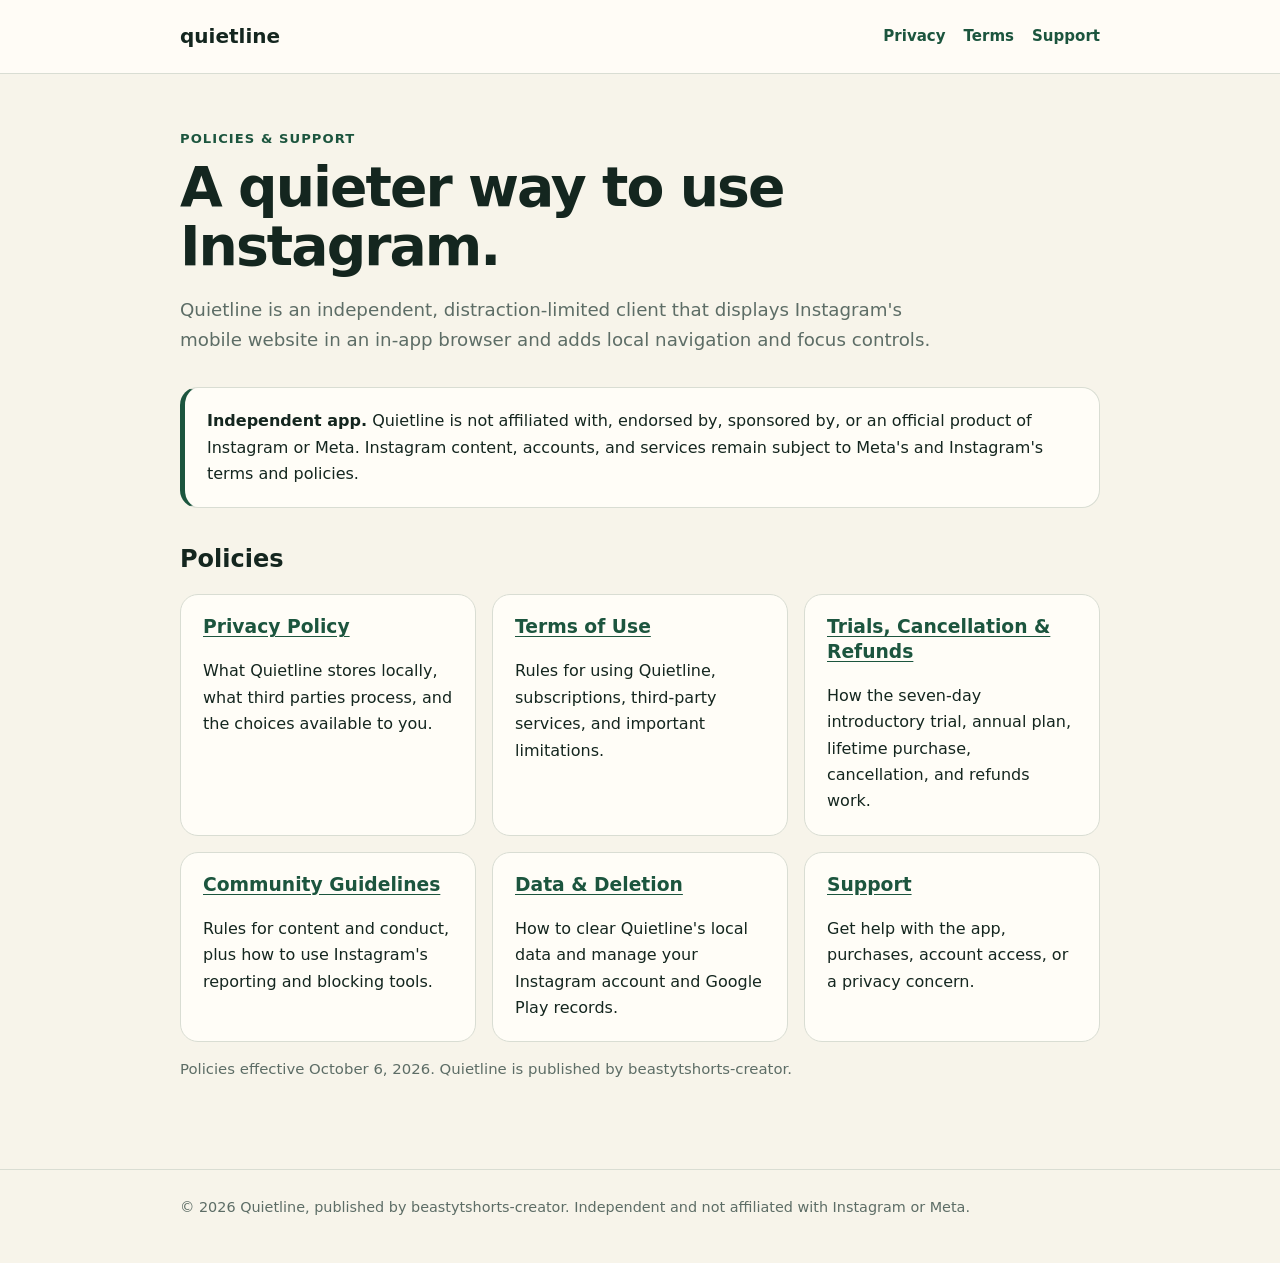
<file: index.html>
<!doctype html>
<html lang="en">
<head>
  <meta charset="utf-8">
  <meta name="viewport" content="width=device-width, initial-scale=1">
  <meta name="description" content="Official policies and support information for Quietline.">
  <title>Quietline — Policies and Support</title>
  <link rel="stylesheet" href="styles.css">
</head>
<body>
  <header><div class="wrap topbar"><a class="brand" href="index.html">quietline</a><nav aria-label="Legal"><a href="privacy.html">Privacy</a><a href="terms.html">Terms</a><a href="support.html">Support</a></nav></div></header>
  <main class="wrap">
    <section class="hero">
      <div class="eyebrow">Policies &amp; support</div>
      <h1>A quieter way to use Instagram.</h1>
      <p class="lead">Quietline is an independent, distraction-limited client that displays Instagram's mobile website in an in-app browser and adds local navigation and focus controls.</p>
    </section>
    <div class="notice"><strong>Independent app.</strong> Quietline is not affiliated with, endorsed by, sponsored by, or an official product of Instagram or Meta. Instagram content, accounts, and services remain subject to Meta's and Instagram's terms and policies.</div>
    <h2>Policies</h2>
    <div class="grid">
      <section class="card"><h3><a href="privacy.html">Privacy Policy</a></h3><p>What Quietline stores locally, what third parties process, and the choices available to you.</p></section>
      <section class="card"><h3><a href="terms.html">Terms of Use</a></h3><p>Rules for using Quietline, subscriptions, third-party services, and important limitations.</p></section>
      <section class="card"><h3><a href="refund.html">Trials, Cancellation &amp; Refunds</a></h3><p>How the seven-day introductory trial, annual plan, lifetime purchase, cancellation, and refunds work.</p></section>
      <section class="card"><h3><a href="community-guidelines.html">Community Guidelines</a></h3><p>Rules for content and conduct, plus how to use Instagram's reporting and blocking tools.</p></section>
      <section class="card"><h3><a href="data-deletion.html">Data &amp; Deletion</a></h3><p>How to clear Quietline's local data and manage your Instagram account and Google Play records.</p></section>
      <section class="card"><h3><a href="support.html">Support</a></h3><p>Get help with the app, purchases, account access, or a privacy concern.</p></section>
    </div>
    <p class="meta">Policies effective October 6, 2026. Quietline is published by beastytshorts-creator.</p>
  </main>
  <footer><div class="wrap">© 2026 Quietline, published by beastytshorts-creator. Independent and not affiliated with Instagram or Meta.</div></footer>
</body>
</html>
</file>
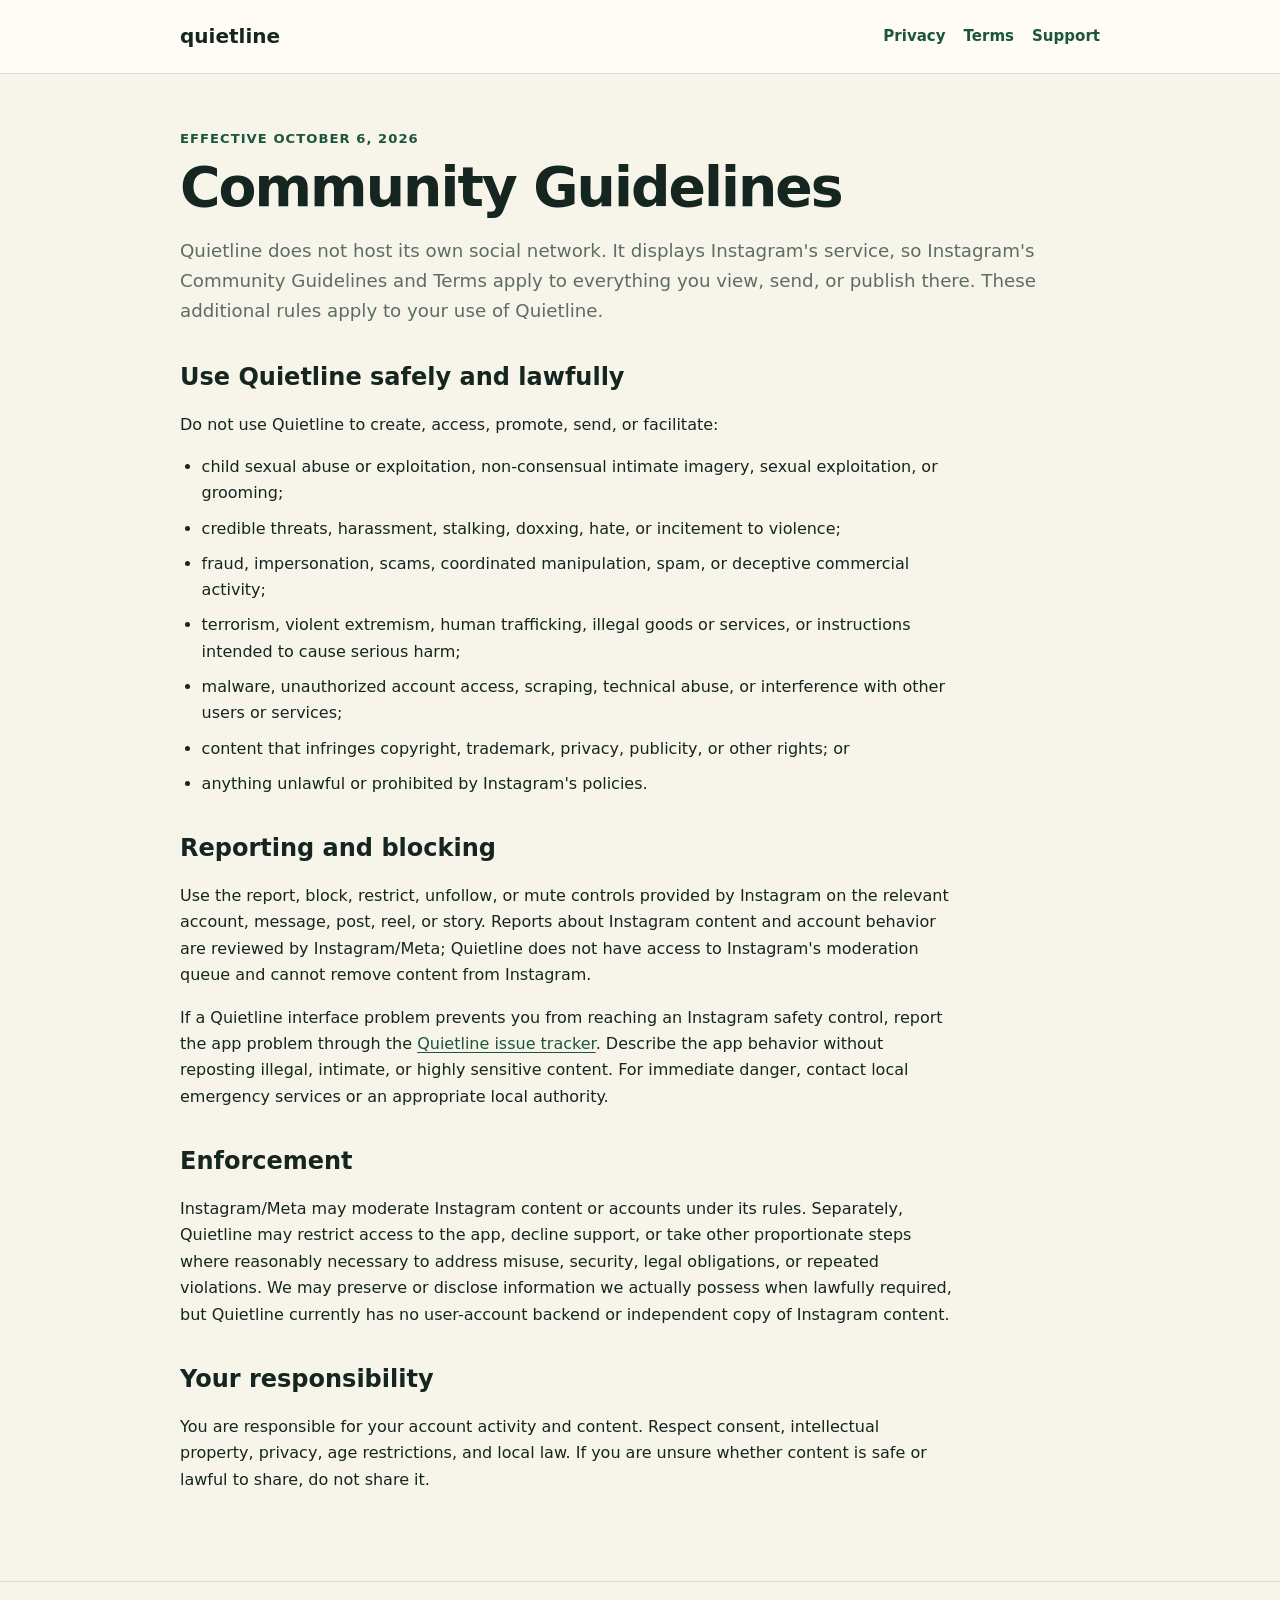
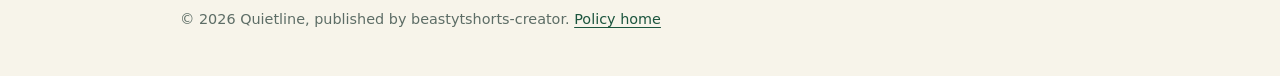
<file: community-guidelines.html>
<!doctype html>
<html lang="en">
<head>
  <meta charset="utf-8"><meta name="viewport" content="width=device-width, initial-scale=1">
  <meta name="description" content="Quietline Community Guidelines."><title>Community Guidelines — Quietline</title><link rel="stylesheet" href="styles.css">
</head>
<body>
  <header><div class="wrap topbar"><a class="brand" href="index.html">quietline</a><nav aria-label="Legal"><a href="privacy.html">Privacy</a><a href="terms.html">Terms</a><a href="support.html">Support</a></nav></div></header>
  <main class="wrap">
    <div class="eyebrow">Effective October 6, 2026</div><h1>Community Guidelines</h1>
    <p class="lead">Quietline does not host its own social network. It displays Instagram's service, so Instagram's Community Guidelines and Terms apply to everything you view, send, or publish there. These additional rules apply to your use of Quietline.</p>

    <h2>Use Quietline safely and lawfully</h2>
    <p>Do not use Quietline to create, access, promote, send, or facilitate:</p>
    <ul>
      <li>child sexual abuse or exploitation, non-consensual intimate imagery, sexual exploitation, or grooming;</li>
      <li>credible threats, harassment, stalking, doxxing, hate, or incitement to violence;</li>
      <li>fraud, impersonation, scams, coordinated manipulation, spam, or deceptive commercial activity;</li>
      <li>terrorism, violent extremism, human trafficking, illegal goods or services, or instructions intended to cause serious harm;</li>
      <li>malware, unauthorized account access, scraping, technical abuse, or interference with other users or services;</li>
      <li>content that infringes copyright, trademark, privacy, publicity, or other rights; or</li>
      <li>anything unlawful or prohibited by Instagram's policies.</li>
    </ul>

    <h2>Reporting and blocking</h2>
    <p>Use the report, block, restrict, unfollow, or mute controls provided by Instagram on the relevant account, message, post, reel, or story. Reports about Instagram content and account behavior are reviewed by Instagram/Meta; Quietline does not have access to Instagram's moderation queue and cannot remove content from Instagram.</p>
    <p>If a Quietline interface problem prevents you from reaching an Instagram safety control, report the app problem through the <a href="https://github.com/beastytshorts-creator/quietline-legal/issues" rel="noopener noreferrer">Quietline issue tracker</a>. Describe the app behavior without reposting illegal, intimate, or highly sensitive content. For immediate danger, contact local emergency services or an appropriate local authority.</p>

    <h2>Enforcement</h2>
    <p>Instagram/Meta may moderate Instagram content or accounts under its rules. Separately, Quietline may restrict access to the app, decline support, or take other proportionate steps where reasonably necessary to address misuse, security, legal obligations, or repeated violations. We may preserve or disclose information we actually possess when lawfully required, but Quietline currently has no user-account backend or independent copy of Instagram content.</p>

    <h2>Your responsibility</h2>
    <p>You are responsible for your account activity and content. Respect consent, intellectual property, privacy, age restrictions, and local law. If you are unsure whether content is safe or lawful to share, do not share it.</p>
  </main>
  <footer><div class="wrap">© 2026 Quietline, published by beastytshorts-creator. <a href="index.html">Policy home</a></div></footer>
</body>
</html>
</file>
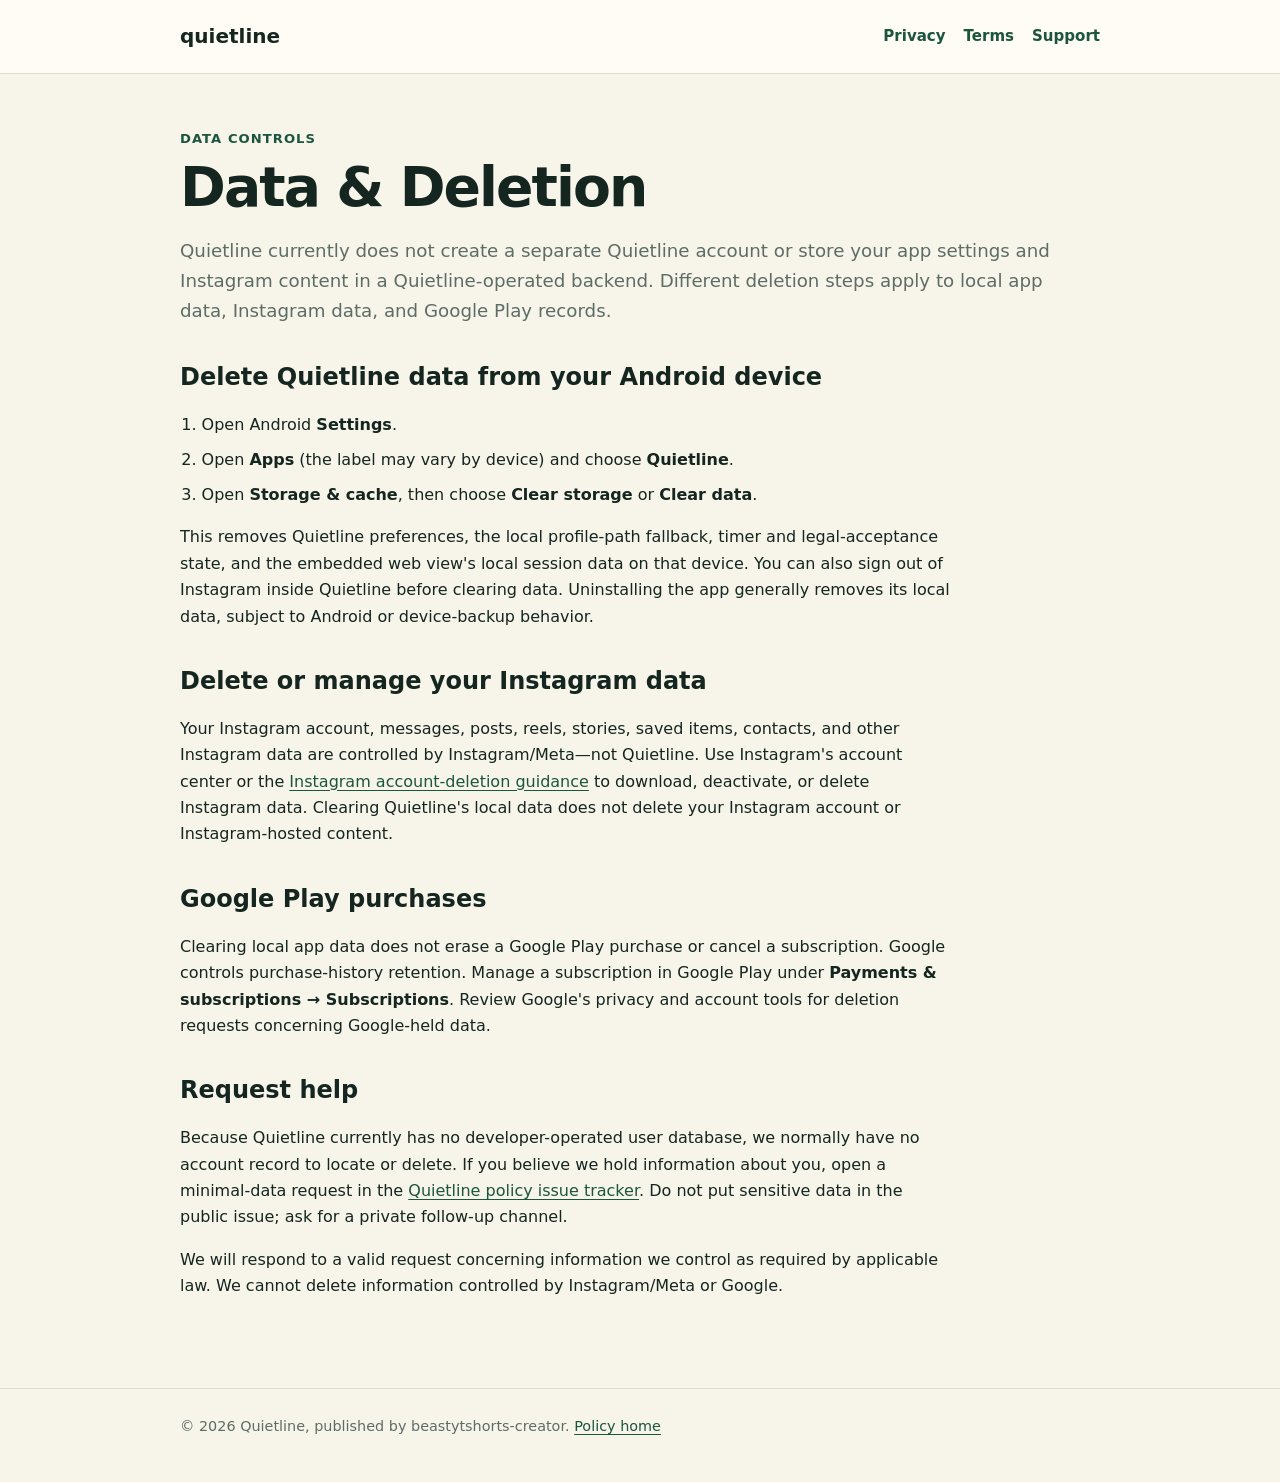
<file: data-deletion.html>
<!doctype html>
<html lang="en">
<head>
  <meta charset="utf-8"><meta name="viewport" content="width=device-width, initial-scale=1">
  <meta name="description" content="How to delete data associated with Quietline."><title>Data &amp; Deletion — Quietline</title><link rel="stylesheet" href="styles.css">
</head>
<body>
  <header><div class="wrap topbar"><a class="brand" href="index.html">quietline</a><nav aria-label="Legal"><a href="privacy.html">Privacy</a><a href="terms.html">Terms</a><a href="support.html">Support</a></nav></div></header>
  <main class="wrap">
    <div class="eyebrow">Data controls</div><h1>Data &amp; Deletion</h1>
    <p class="lead">Quietline currently does not create a separate Quietline account or store your app settings and Instagram content in a Quietline-operated backend. Different deletion steps apply to local app data, Instagram data, and Google Play records.</p>

    <h2>Delete Quietline data from your Android device</h2>
    <ol>
      <li>Open Android <strong>Settings</strong>.</li>
      <li>Open <strong>Apps</strong> (the label may vary by device) and choose <strong>Quietline</strong>.</li>
      <li>Open <strong>Storage &amp; cache</strong>, then choose <strong>Clear storage</strong> or <strong>Clear data</strong>.</li>
    </ol>
    <p>This removes Quietline preferences, the local profile-path fallback, timer and legal-acceptance state, and the embedded web view's local session data on that device. You can also sign out of Instagram inside Quietline before clearing data. Uninstalling the app generally removes its local data, subject to Android or device-backup behavior.</p>

    <h2>Delete or manage your Instagram data</h2>
    <p>Your Instagram account, messages, posts, reels, stories, saved items, contacts, and other Instagram data are controlled by Instagram/Meta—not Quietline. Use Instagram's account center or the <a href="https://help.instagram.com/370452623149242" rel="noopener noreferrer">Instagram account-deletion guidance</a> to download, deactivate, or delete Instagram data. Clearing Quietline's local data does not delete your Instagram account or Instagram-hosted content.</p>

    <h2>Google Play purchases</h2>
    <p>Clearing local app data does not erase a Google Play purchase or cancel a subscription. Google controls purchase-history retention. Manage a subscription in Google Play under <strong>Payments &amp; subscriptions → Subscriptions</strong>. Review Google's privacy and account tools for deletion requests concerning Google-held data.</p>

    <h2>Request help</h2>
    <p>Because Quietline currently has no developer-operated user database, we normally have no account record to locate or delete. If you believe we hold information about you, open a minimal-data request in the <a href="https://github.com/beastytshorts-creator/quietline-legal/issues" rel="noopener noreferrer">Quietline policy issue tracker</a>. Do not put sensitive data in the public issue; ask for a private follow-up channel.</p>
    <p>We will respond to a valid request concerning information we control as required by applicable law. We cannot delete information controlled by Instagram/Meta or Google.</p>
  </main>
  <footer><div class="wrap">© 2026 Quietline, published by beastytshorts-creator. <a href="index.html">Policy home</a></div></footer>
</body>
</html>
</file>
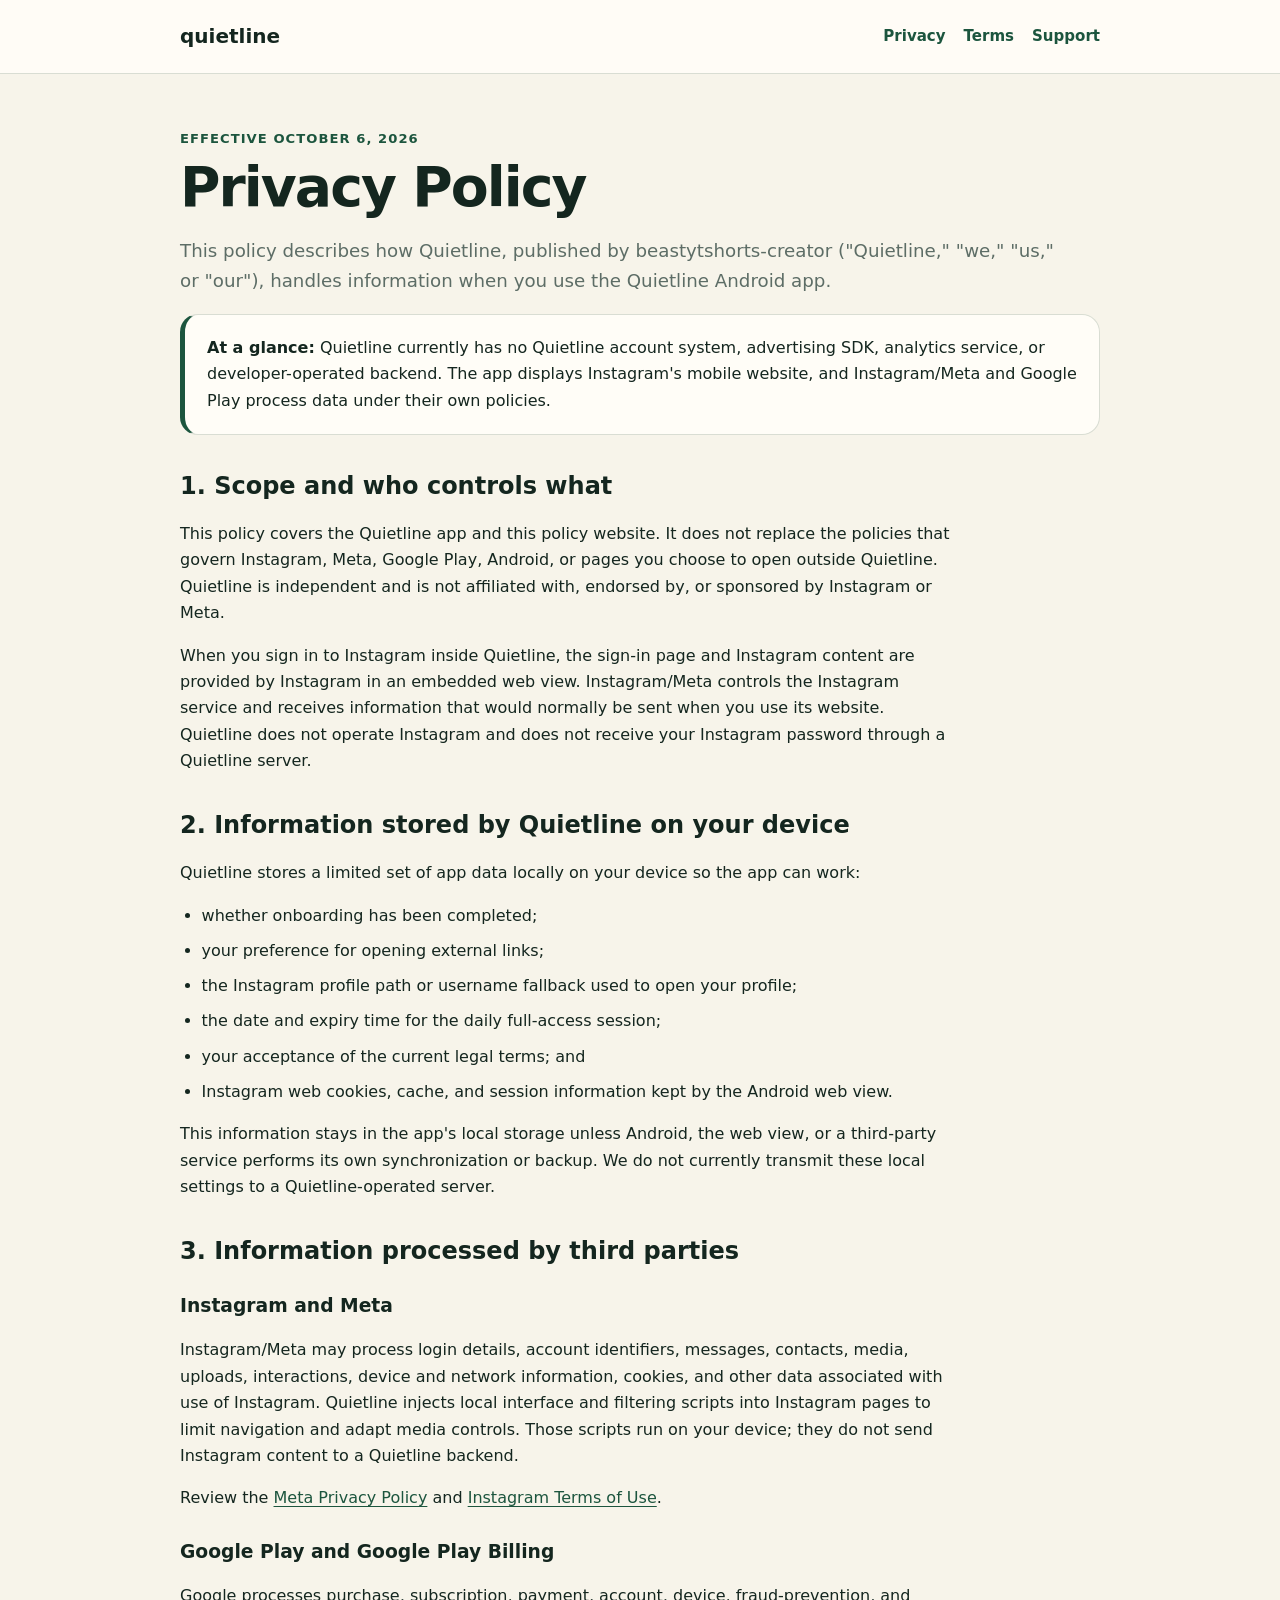
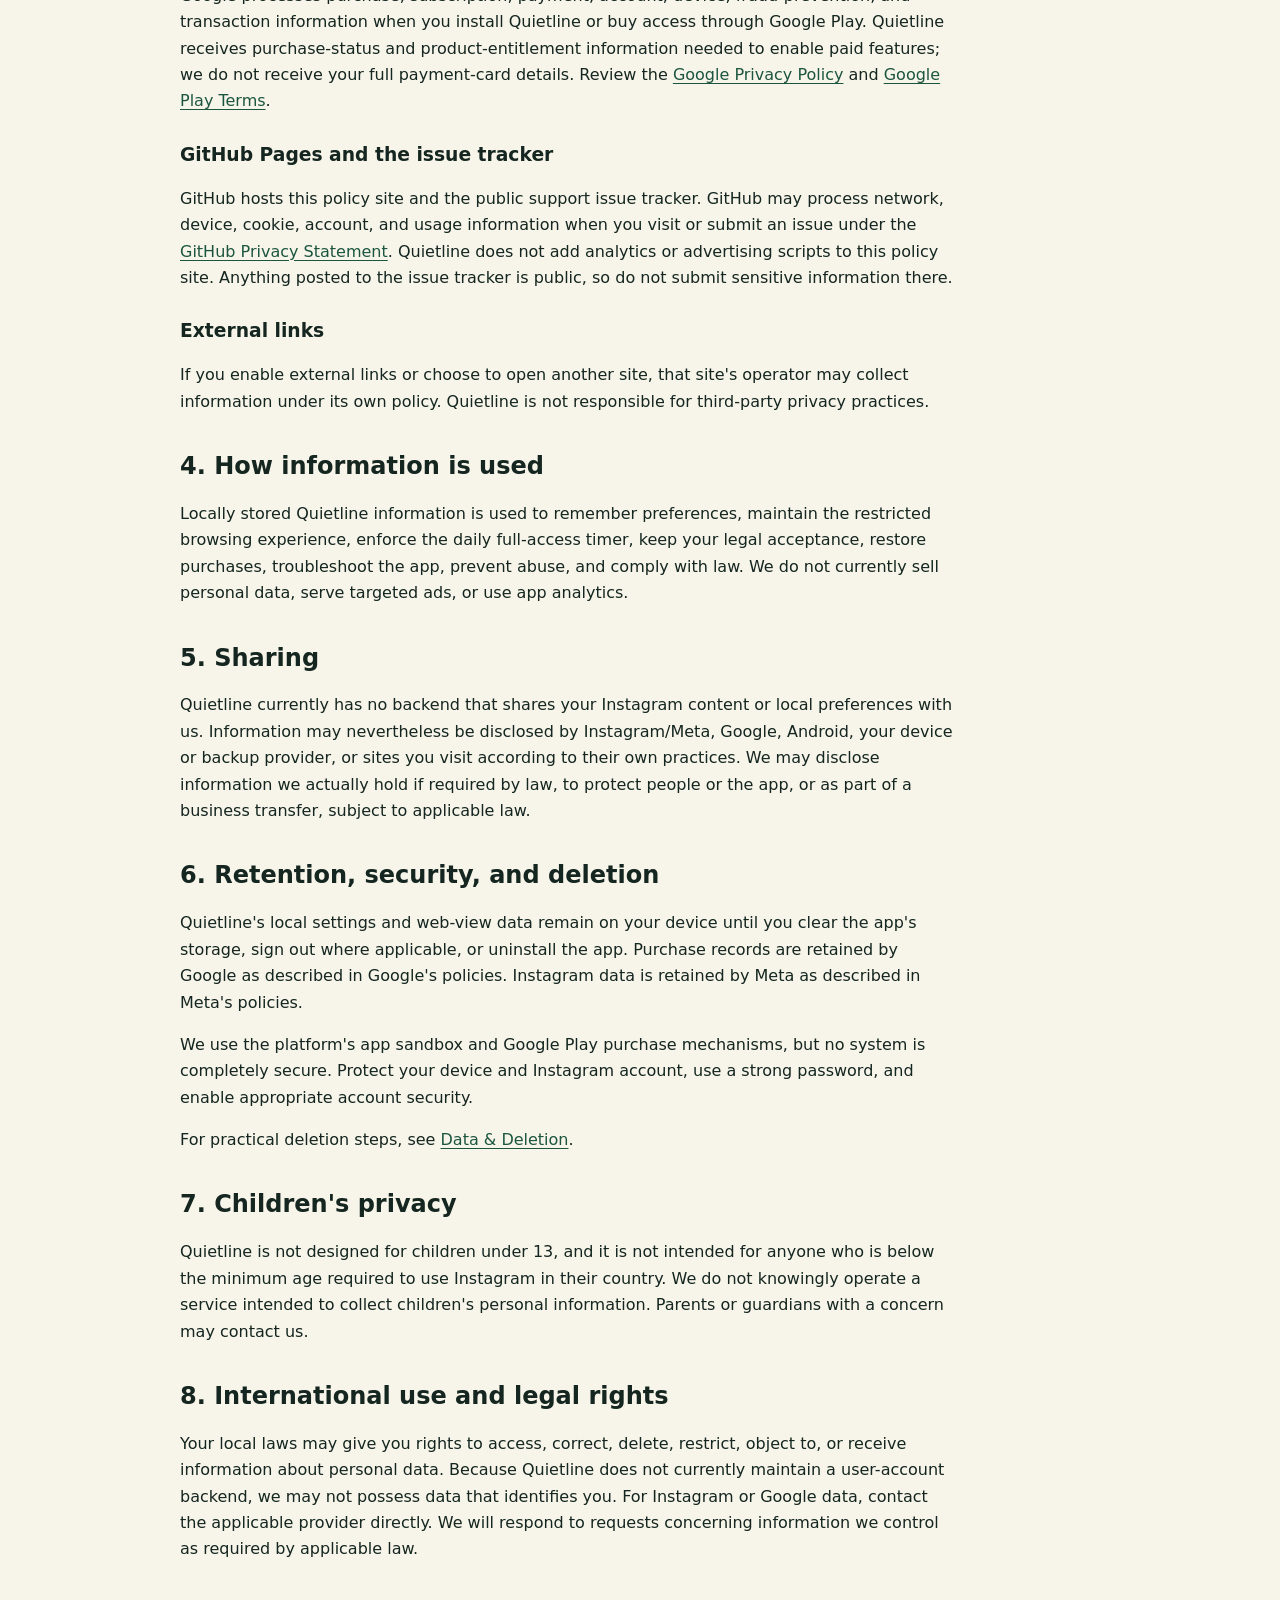
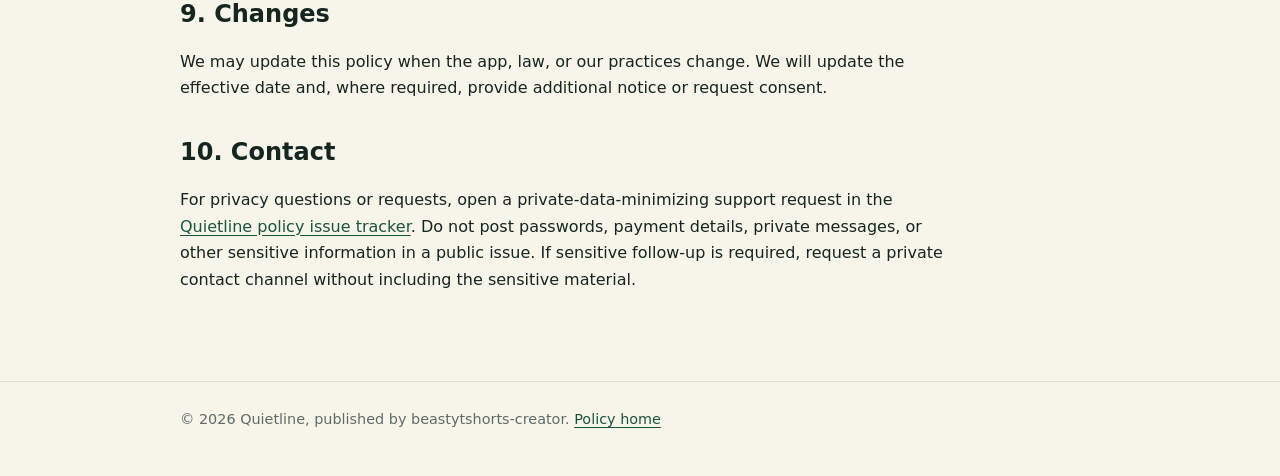
<file: privacy.html>
<!doctype html>
<html lang="en">
<head>
  <meta charset="utf-8">
  <meta name="viewport" content="width=device-width, initial-scale=1">
  <meta name="description" content="Quietline Privacy Policy.">
  <title>Privacy Policy — Quietline</title>
  <link rel="stylesheet" href="styles.css">
</head>
<body>
  <header><div class="wrap topbar"><a class="brand" href="index.html">quietline</a><nav aria-label="Legal"><a href="privacy.html">Privacy</a><a href="terms.html">Terms</a><a href="support.html">Support</a></nav></div></header>
  <main class="wrap">
    <div class="eyebrow">Effective October 6, 2026</div>
    <h1>Privacy Policy</h1>
    <p class="lead">This policy describes how Quietline, published by beastytshorts-creator ("Quietline," "we," "us," or "our"), handles information when you use the Quietline Android app.</p>

    <div class="notice"><strong>At a glance:</strong> Quietline currently has no Quietline account system, advertising SDK, analytics service, or developer-operated backend. The app displays Instagram's mobile website, and Instagram/Meta and Google Play process data under their own policies.</div>

    <h2>1. Scope and who controls what</h2>
    <p>This policy covers the Quietline app and this policy website. It does not replace the policies that govern Instagram, Meta, Google Play, Android, or pages you choose to open outside Quietline. Quietline is independent and is not affiliated with, endorsed by, or sponsored by Instagram or Meta.</p>
    <p>When you sign in to Instagram inside Quietline, the sign-in page and Instagram content are provided by Instagram in an embedded web view. Instagram/Meta controls the Instagram service and receives information that would normally be sent when you use its website. Quietline does not operate Instagram and does not receive your Instagram password through a Quietline server.</p>

    <h2>2. Information stored by Quietline on your device</h2>
    <p>Quietline stores a limited set of app data locally on your device so the app can work:</p>
    <ul>
      <li>whether onboarding has been completed;</li>
      <li>your preference for opening external links;</li>
      <li>the Instagram profile path or username fallback used to open your profile;</li>
      <li>the date and expiry time for the daily full-access session;</li>
      <li>your acceptance of the current legal terms; and</li>
      <li>Instagram web cookies, cache, and session information kept by the Android web view.</li>
    </ul>
    <p>This information stays in the app's local storage unless Android, the web view, or a third-party service performs its own synchronization or backup. We do not currently transmit these local settings to a Quietline-operated server.</p>

    <h2>3. Information processed by third parties</h2>
    <h3>Instagram and Meta</h3>
    <p>Instagram/Meta may process login details, account identifiers, messages, contacts, media, uploads, interactions, device and network information, cookies, and other data associated with use of Instagram. Quietline injects local interface and filtering scripts into Instagram pages to limit navigation and adapt media controls. Those scripts run on your device; they do not send Instagram content to a Quietline backend.</p>
    <p>Review the <a href="https://privacycenter.instagram.com/policy/" rel="noopener noreferrer">Meta Privacy Policy</a> and <a href="https://help.instagram.com/581066165581870" rel="noopener noreferrer">Instagram Terms of Use</a>.</p>
    <h3>Google Play and Google Play Billing</h3>
    <p>Google processes purchase, subscription, payment, account, device, fraud-prevention, and transaction information when you install Quietline or buy access through Google Play. Quietline receives purchase-status and product-entitlement information needed to enable paid features; we do not receive your full payment-card details. Review the <a href="https://policies.google.com/privacy" rel="noopener noreferrer">Google Privacy Policy</a> and <a href="https://play.google.com/about/play-terms/" rel="noopener noreferrer">Google Play Terms</a>.</p>
    <h3>GitHub Pages and the issue tracker</h3>
    <p>GitHub hosts this policy site and the public support issue tracker. GitHub may process network, device, cookie, account, and usage information when you visit or submit an issue under the <a href="https://docs.github.com/en/site-policy/privacy-policies/github-general-privacy-statement" rel="noopener noreferrer">GitHub Privacy Statement</a>. Quietline does not add analytics or advertising scripts to this policy site. Anything posted to the issue tracker is public, so do not submit sensitive information there.</p>
    <h3>External links</h3>
    <p>If you enable external links or choose to open another site, that site's operator may collect information under its own policy. Quietline is not responsible for third-party privacy practices.</p>

    <h2>4. How information is used</h2>
    <p>Locally stored Quietline information is used to remember preferences, maintain the restricted browsing experience, enforce the daily full-access timer, keep your legal acceptance, restore purchases, troubleshoot the app, prevent abuse, and comply with law. We do not currently sell personal data, serve targeted ads, or use app analytics.</p>

    <h2>5. Sharing</h2>
    <p>Quietline currently has no backend that shares your Instagram content or local preferences with us. Information may nevertheless be disclosed by Instagram/Meta, Google, Android, your device or backup provider, or sites you visit according to their own practices. We may disclose information we actually hold if required by law, to protect people or the app, or as part of a business transfer, subject to applicable law.</p>

    <h2>6. Retention, security, and deletion</h2>
    <p>Quietline's local settings and web-view data remain on your device until you clear the app's storage, sign out where applicable, or uninstall the app. Purchase records are retained by Google as described in Google's policies. Instagram data is retained by Meta as described in Meta's policies.</p>
    <p>We use the platform's app sandbox and Google Play purchase mechanisms, but no system is completely secure. Protect your device and Instagram account, use a strong password, and enable appropriate account security.</p>
    <p>For practical deletion steps, see <a href="data-deletion.html">Data &amp; Deletion</a>.</p>

    <h2>7. Children's privacy</h2>
    <p>Quietline is not designed for children under 13, and it is not intended for anyone who is below the minimum age required to use Instagram in their country. We do not knowingly operate a service intended to collect children's personal information. Parents or guardians with a concern may contact us.</p>

    <h2>8. International use and legal rights</h2>
    <p>Your local laws may give you rights to access, correct, delete, restrict, object to, or receive information about personal data. Because Quietline does not currently maintain a user-account backend, we may not possess data that identifies you. For Instagram or Google data, contact the applicable provider directly. We will respond to requests concerning information we control as required by applicable law.</p>

    <h2>9. Changes</h2>
    <p>We may update this policy when the app, law, or our practices change. We will update the effective date and, where required, provide additional notice or request consent.</p>

    <h2>10. Contact</h2>
    <p>For privacy questions or requests, open a private-data-minimizing support request in the <a href="https://github.com/beastytshorts-creator/quietline-legal/issues" rel="noopener noreferrer">Quietline policy issue tracker</a>. Do not post passwords, payment details, private messages, or other sensitive information in a public issue. If sensitive follow-up is required, request a private contact channel without including the sensitive material.</p>
  </main>
  <footer><div class="wrap">© 2026 Quietline, published by beastytshorts-creator. <a href="index.html">Policy home</a></div></footer>
</body>
</html>
</file>
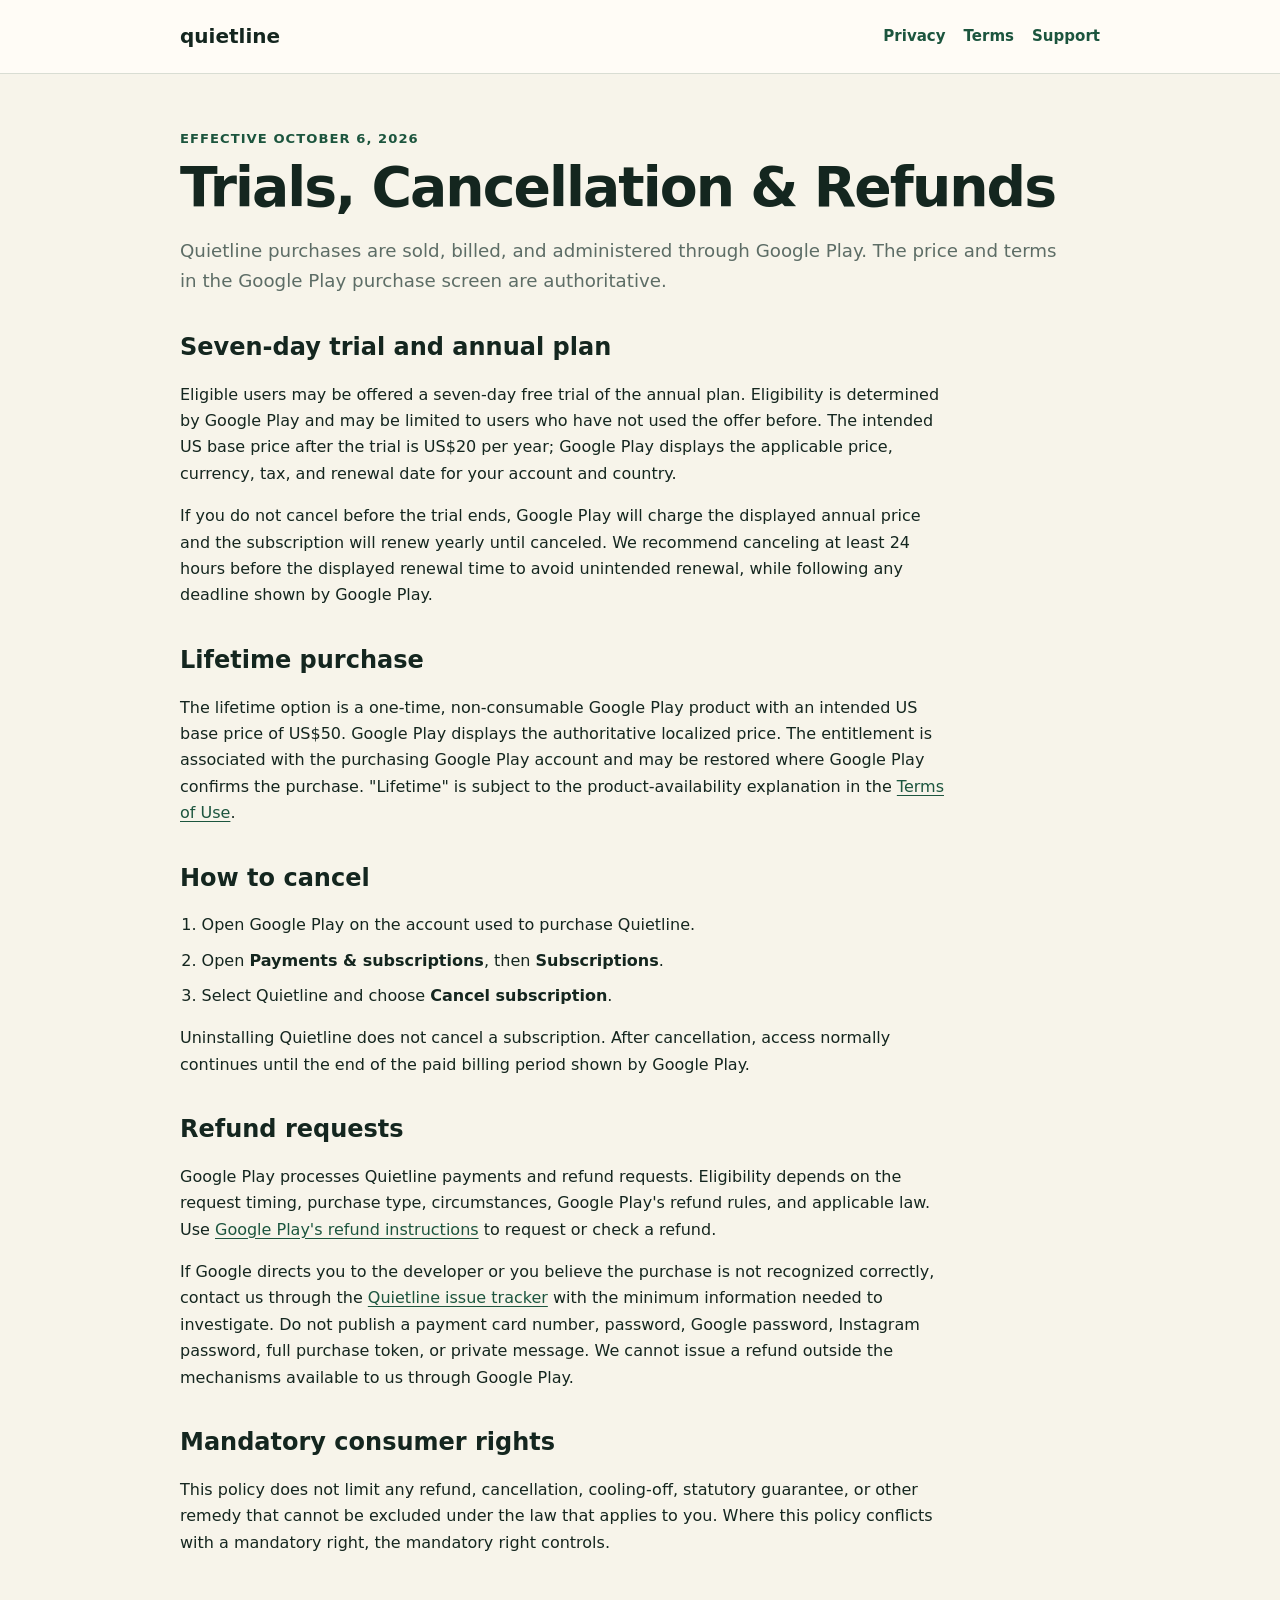
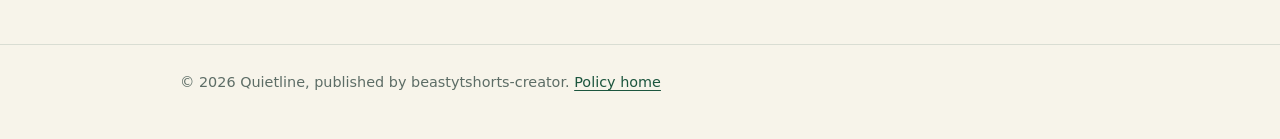
<file: refund.html>
<!doctype html>
<html lang="en">
<head>
  <meta charset="utf-8"><meta name="viewport" content="width=device-width, initial-scale=1">
  <meta name="description" content="Quietline trial, cancellation, and refund policy."><title>Trials, Cancellation &amp; Refunds — Quietline</title><link rel="stylesheet" href="styles.css">
</head>
<body>
  <header><div class="wrap topbar"><a class="brand" href="index.html">quietline</a><nav aria-label="Legal"><a href="privacy.html">Privacy</a><a href="terms.html">Terms</a><a href="support.html">Support</a></nav></div></header>
  <main class="wrap">
    <div class="eyebrow">Effective October 6, 2026</div><h1>Trials, Cancellation &amp; Refunds</h1>
    <p class="lead">Quietline purchases are sold, billed, and administered through Google Play. The price and terms in the Google Play purchase screen are authoritative.</p>

    <h2>Seven-day trial and annual plan</h2>
    <p>Eligible users may be offered a seven-day free trial of the annual plan. Eligibility is determined by Google Play and may be limited to users who have not used the offer before. The intended US base price after the trial is US$20 per year; Google Play displays the applicable price, currency, tax, and renewal date for your account and country.</p>
    <p>If you do not cancel before the trial ends, Google Play will charge the displayed annual price and the subscription will renew yearly until canceled. We recommend canceling at least 24 hours before the displayed renewal time to avoid unintended renewal, while following any deadline shown by Google Play.</p>

    <h2>Lifetime purchase</h2>
    <p>The lifetime option is a one-time, non-consumable Google Play product with an intended US base price of US$50. Google Play displays the authoritative localized price. The entitlement is associated with the purchasing Google Play account and may be restored where Google Play confirms the purchase. "Lifetime" is subject to the product-availability explanation in the <a href="terms.html">Terms of Use</a>.</p>

    <h2>How to cancel</h2>
    <ol>
      <li>Open Google Play on the account used to purchase Quietline.</li>
      <li>Open <strong>Payments &amp; subscriptions</strong>, then <strong>Subscriptions</strong>.</li>
      <li>Select Quietline and choose <strong>Cancel subscription</strong>.</li>
    </ol>
    <p>Uninstalling Quietline does not cancel a subscription. After cancellation, access normally continues until the end of the paid billing period shown by Google Play.</p>

    <h2>Refund requests</h2>
    <p>Google Play processes Quietline payments and refund requests. Eligibility depends on the request timing, purchase type, circumstances, Google Play's refund rules, and applicable law. Use <a href="https://support.google.com/googleplay/answer/2479637" rel="noopener noreferrer">Google Play's refund instructions</a> to request or check a refund.</p>
    <p>If Google directs you to the developer or you believe the purchase is not recognized correctly, contact us through the <a href="https://github.com/beastytshorts-creator/quietline-legal/issues" rel="noopener noreferrer">Quietline issue tracker</a> with the minimum information needed to investigate. Do not publish a payment card number, password, Google password, Instagram password, full purchase token, or private message. We cannot issue a refund outside the mechanisms available to us through Google Play.</p>

    <h2>Mandatory consumer rights</h2>
    <p>This policy does not limit any refund, cancellation, cooling-off, statutory guarantee, or other remedy that cannot be excluded under the law that applies to you. Where this policy conflicts with a mandatory right, the mandatory right controls.</p>
  </main>
  <footer><div class="wrap">© 2026 Quietline, published by beastytshorts-creator. <a href="index.html">Policy home</a></div></footer>
</body>
</html>
</file>
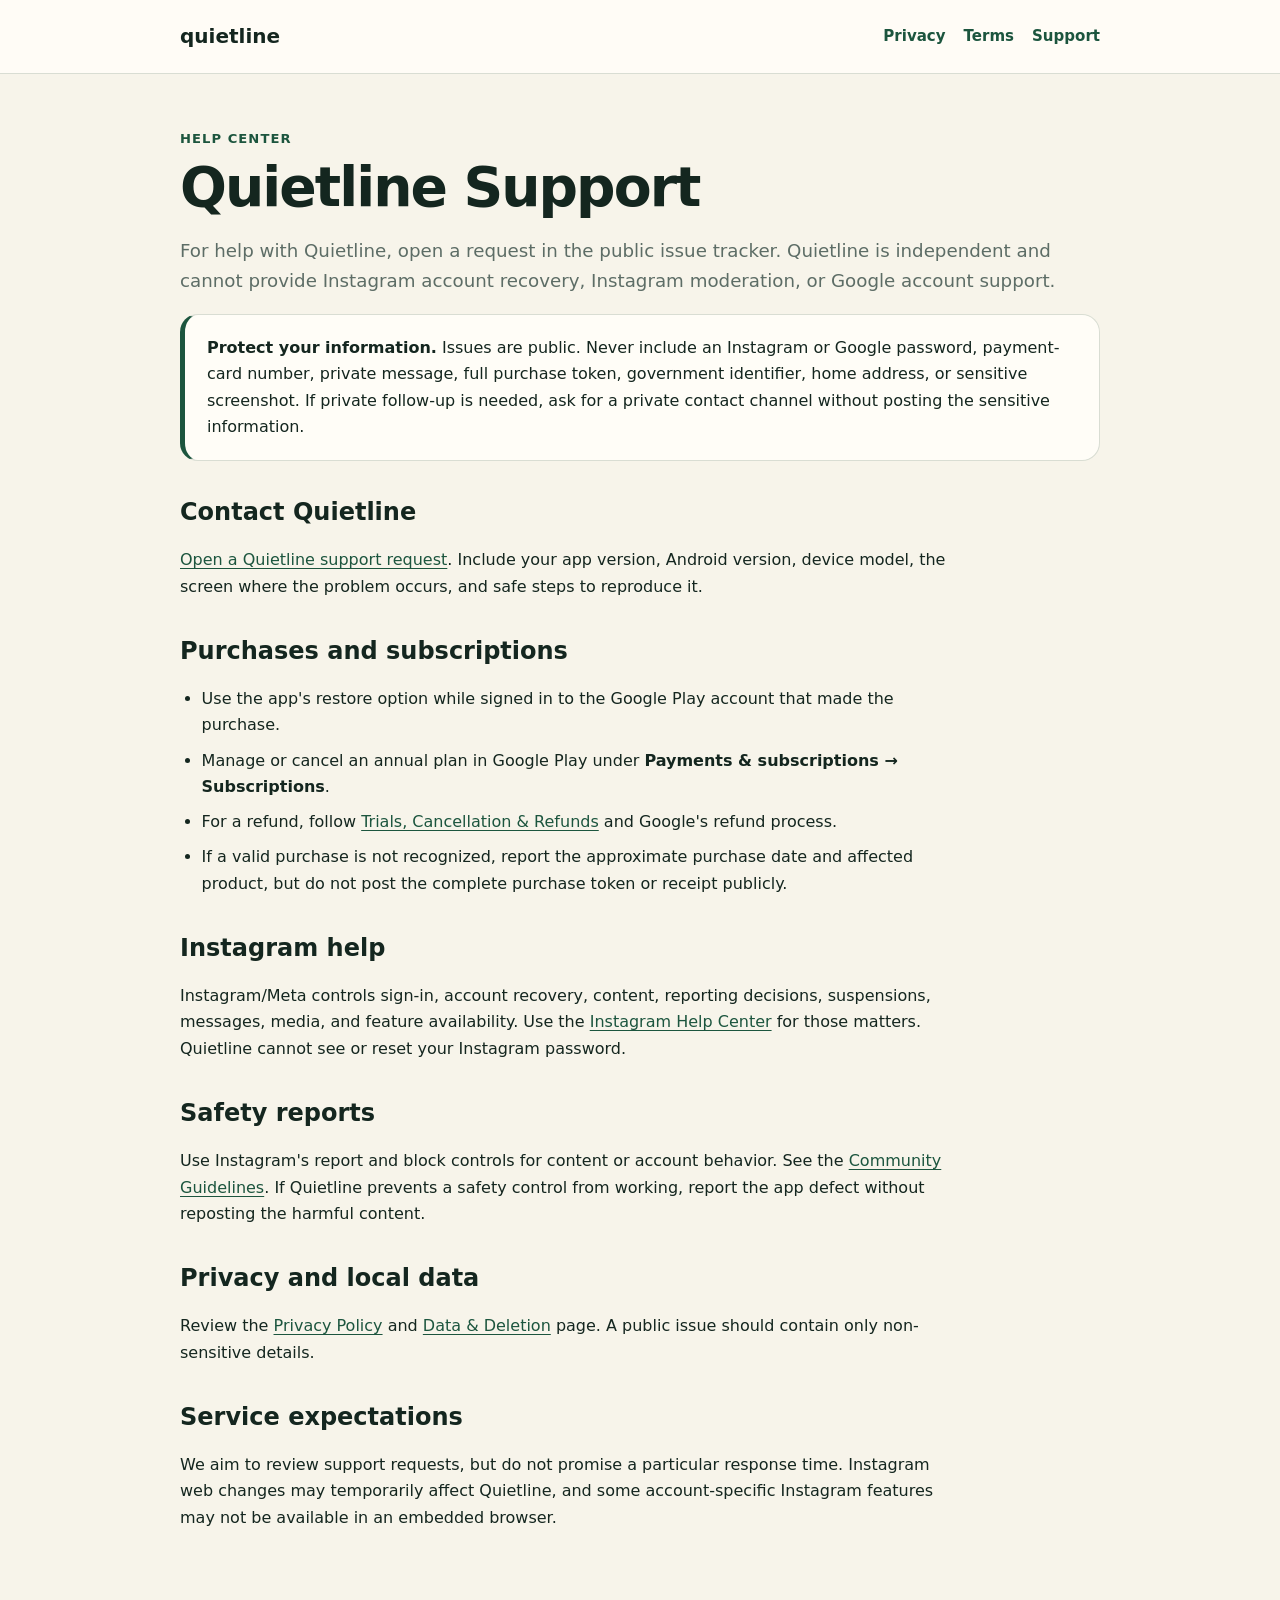
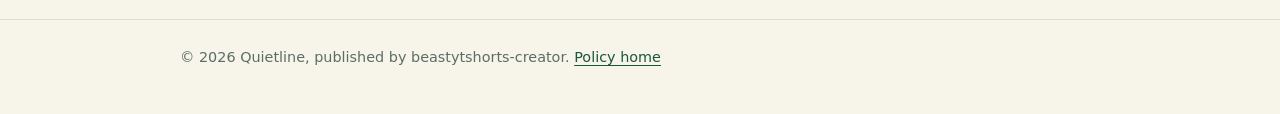
<file: support.html>
<!doctype html>
<html lang="en">
<head>
  <meta charset="utf-8"><meta name="viewport" content="width=device-width, initial-scale=1">
  <meta name="description" content="Quietline support resources."><title>Support — Quietline</title><link rel="stylesheet" href="styles.css">
</head>
<body>
  <header><div class="wrap topbar"><a class="brand" href="index.html">quietline</a><nav aria-label="Legal"><a href="privacy.html">Privacy</a><a href="terms.html">Terms</a><a href="support.html">Support</a></nav></div></header>
  <main class="wrap">
    <div class="eyebrow">Help center</div><h1>Quietline Support</h1>
    <p class="lead">For help with Quietline, open a request in the public issue tracker. Quietline is independent and cannot provide Instagram account recovery, Instagram moderation, or Google account support.</p>

    <div class="notice"><strong>Protect your information.</strong> Issues are public. Never include an Instagram or Google password, payment-card number, private message, full purchase token, government identifier, home address, or sensitive screenshot. If private follow-up is needed, ask for a private contact channel without posting the sensitive information.</div>

    <h2>Contact Quietline</h2>
    <p><a href="https://github.com/beastytshorts-creator/quietline-legal/issues/new" rel="noopener noreferrer">Open a Quietline support request</a>. Include your app version, Android version, device model, the screen where the problem occurs, and safe steps to reproduce it.</p>

    <h2>Purchases and subscriptions</h2>
    <ul>
      <li>Use the app's restore option while signed in to the Google Play account that made the purchase.</li>
      <li>Manage or cancel an annual plan in Google Play under <strong>Payments &amp; subscriptions → Subscriptions</strong>.</li>
      <li>For a refund, follow <a href="refund.html">Trials, Cancellation &amp; Refunds</a> and Google's refund process.</li>
      <li>If a valid purchase is not recognized, report the approximate purchase date and affected product, but do not post the complete purchase token or receipt publicly.</li>
    </ul>

    <h2>Instagram help</h2>
    <p>Instagram/Meta controls sign-in, account recovery, content, reporting decisions, suspensions, messages, media, and feature availability. Use the <a href="https://help.instagram.com/" rel="noopener noreferrer">Instagram Help Center</a> for those matters. Quietline cannot see or reset your Instagram password.</p>

    <h2>Safety reports</h2>
    <p>Use Instagram's report and block controls for content or account behavior. See the <a href="community-guidelines.html">Community Guidelines</a>. If Quietline prevents a safety control from working, report the app defect without reposting the harmful content.</p>

    <h2>Privacy and local data</h2>
    <p>Review the <a href="privacy.html">Privacy Policy</a> and <a href="data-deletion.html">Data &amp; Deletion</a> page. A public issue should contain only non-sensitive details.</p>

    <h2>Service expectations</h2>
    <p>We aim to review support requests, but do not promise a particular response time. Instagram web changes may temporarily affect Quietline, and some account-specific Instagram features may not be available in an embedded browser.</p>
  </main>
  <footer><div class="wrap">© 2026 Quietline, published by beastytshorts-creator. <a href="index.html">Policy home</a></div></footer>
</body>
</html>
</file>
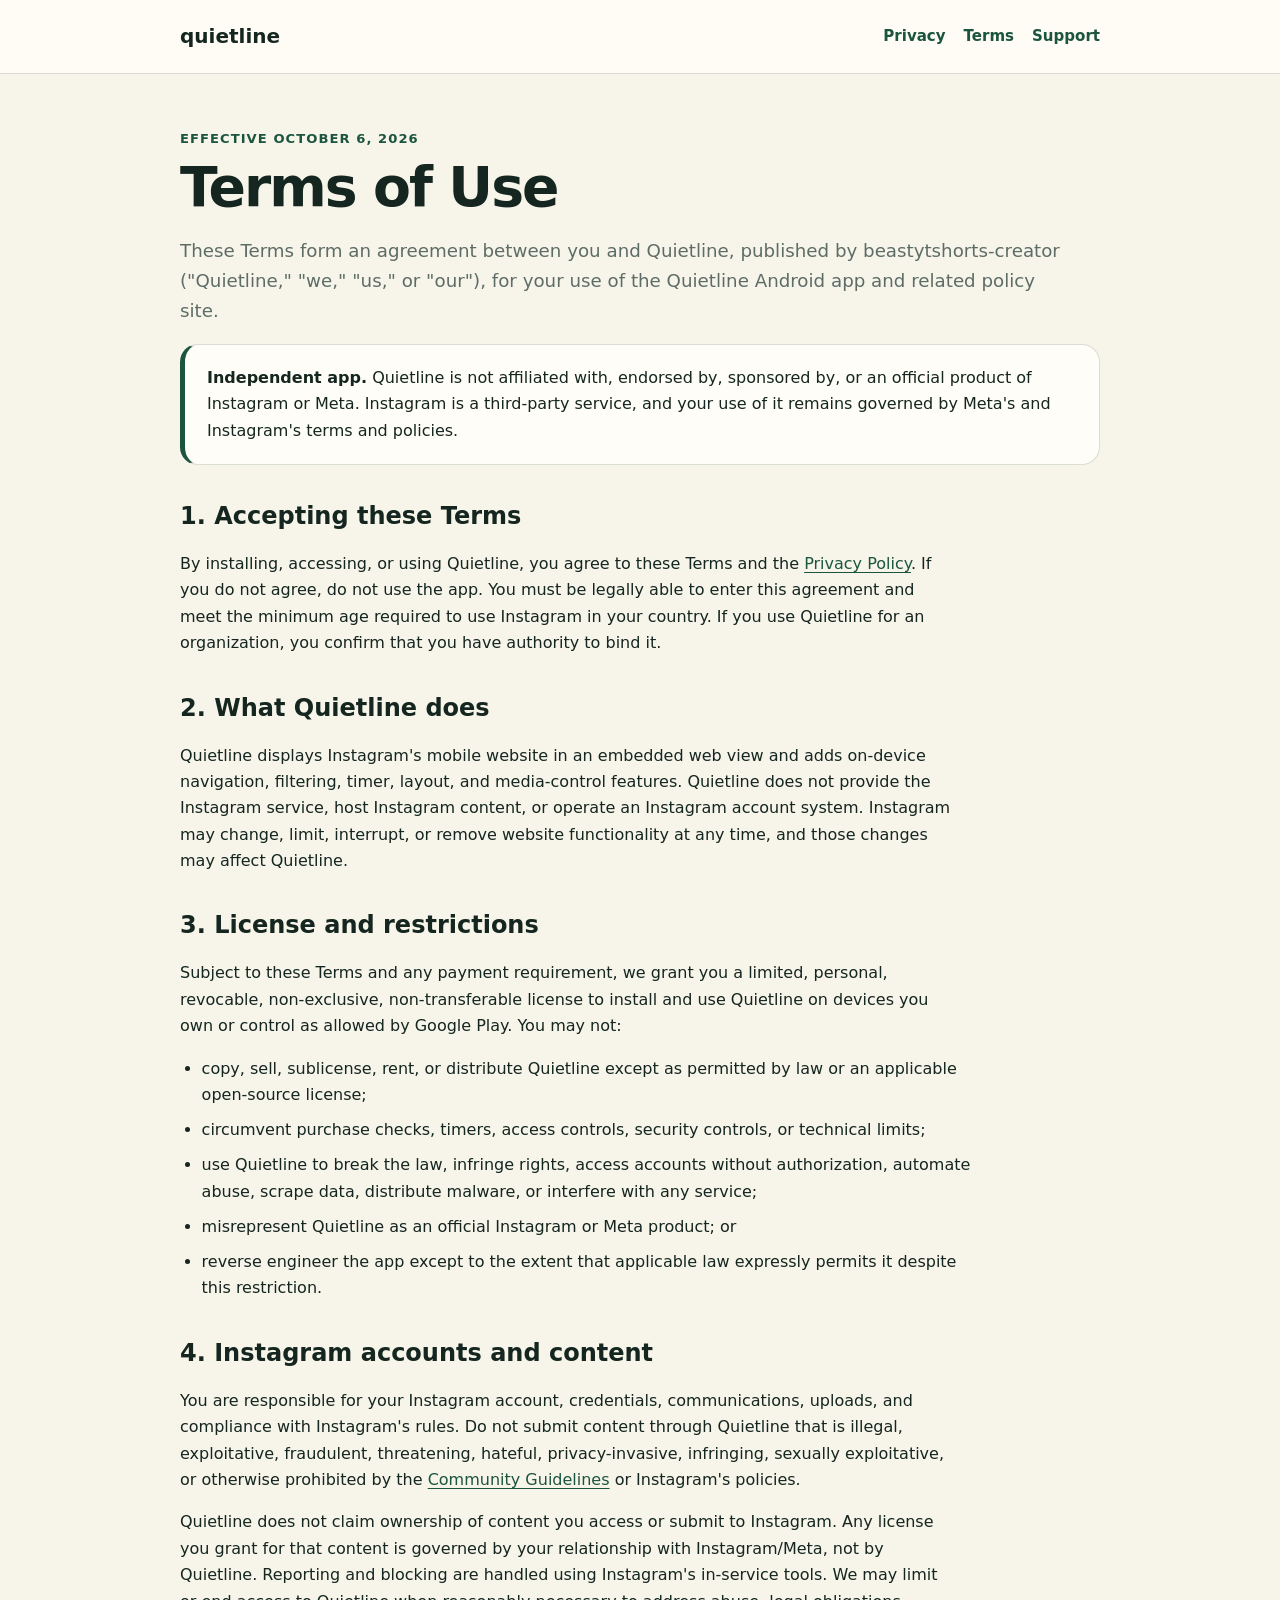
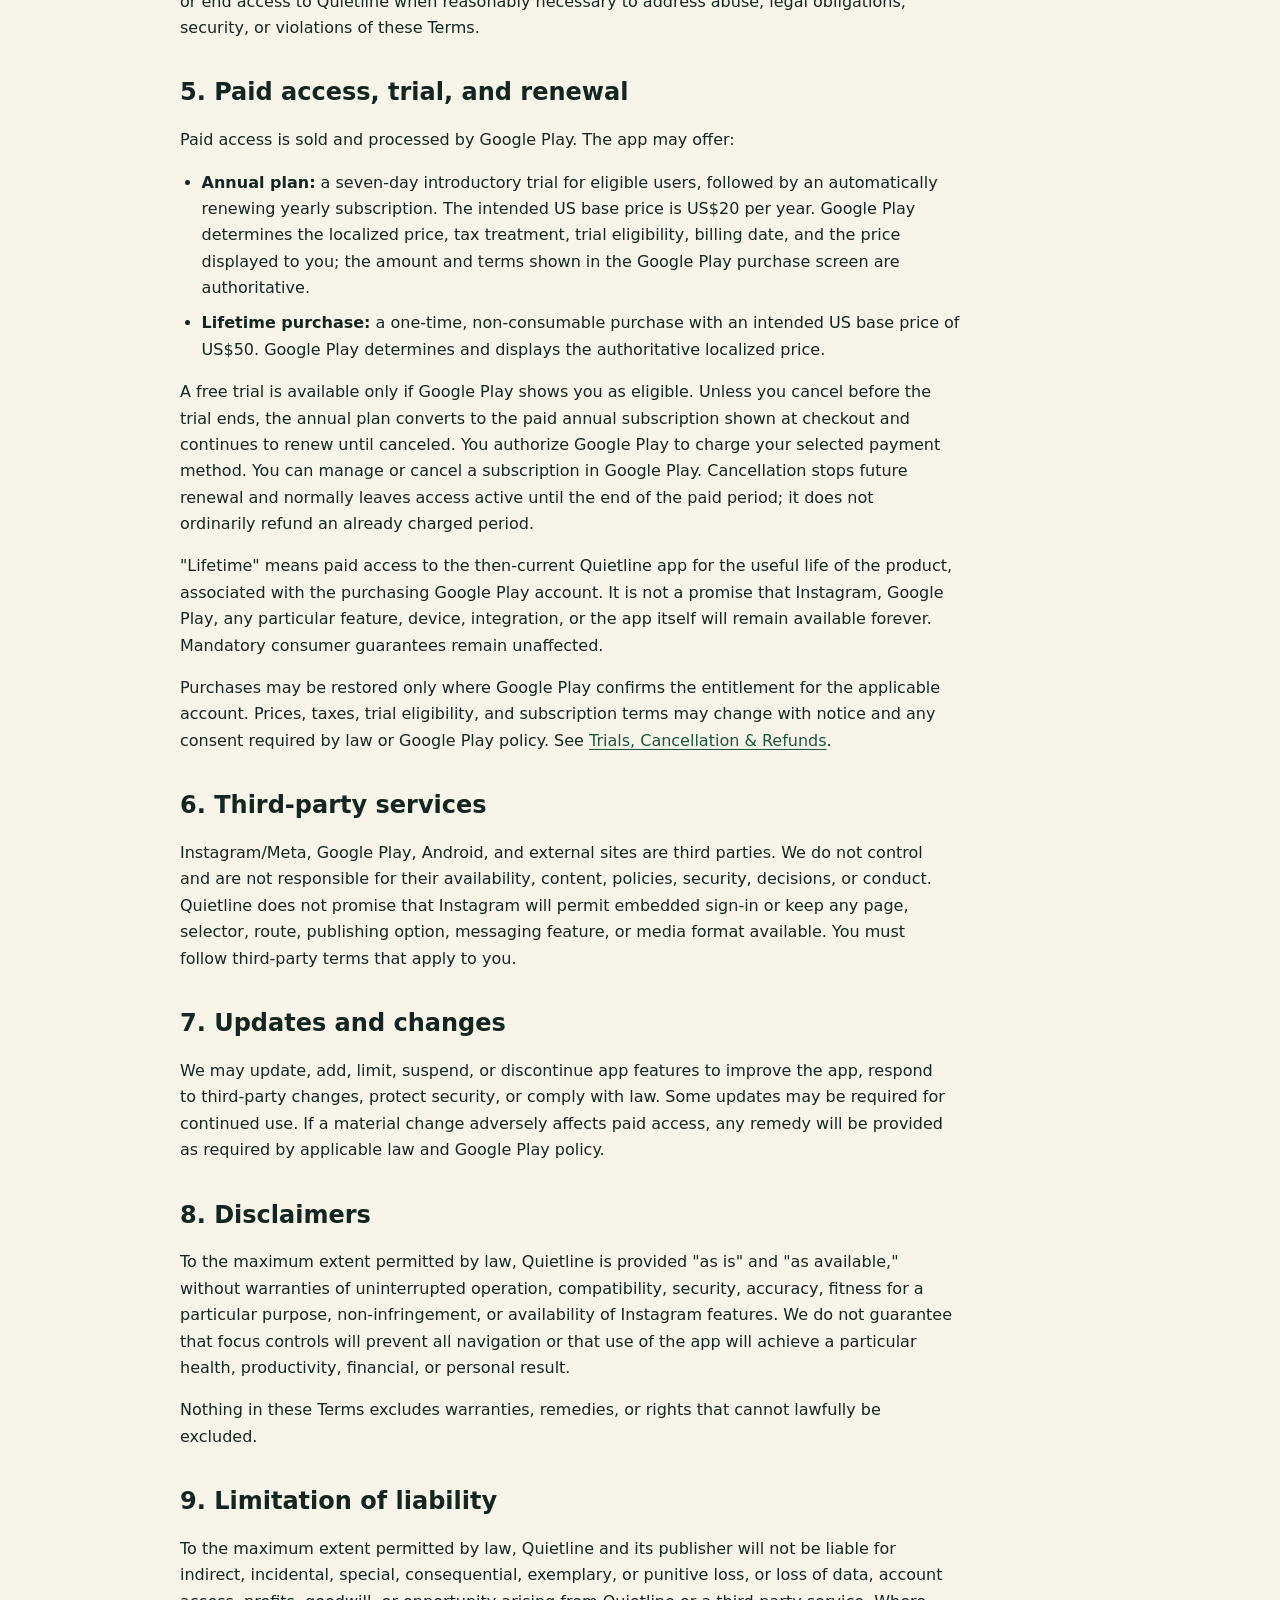
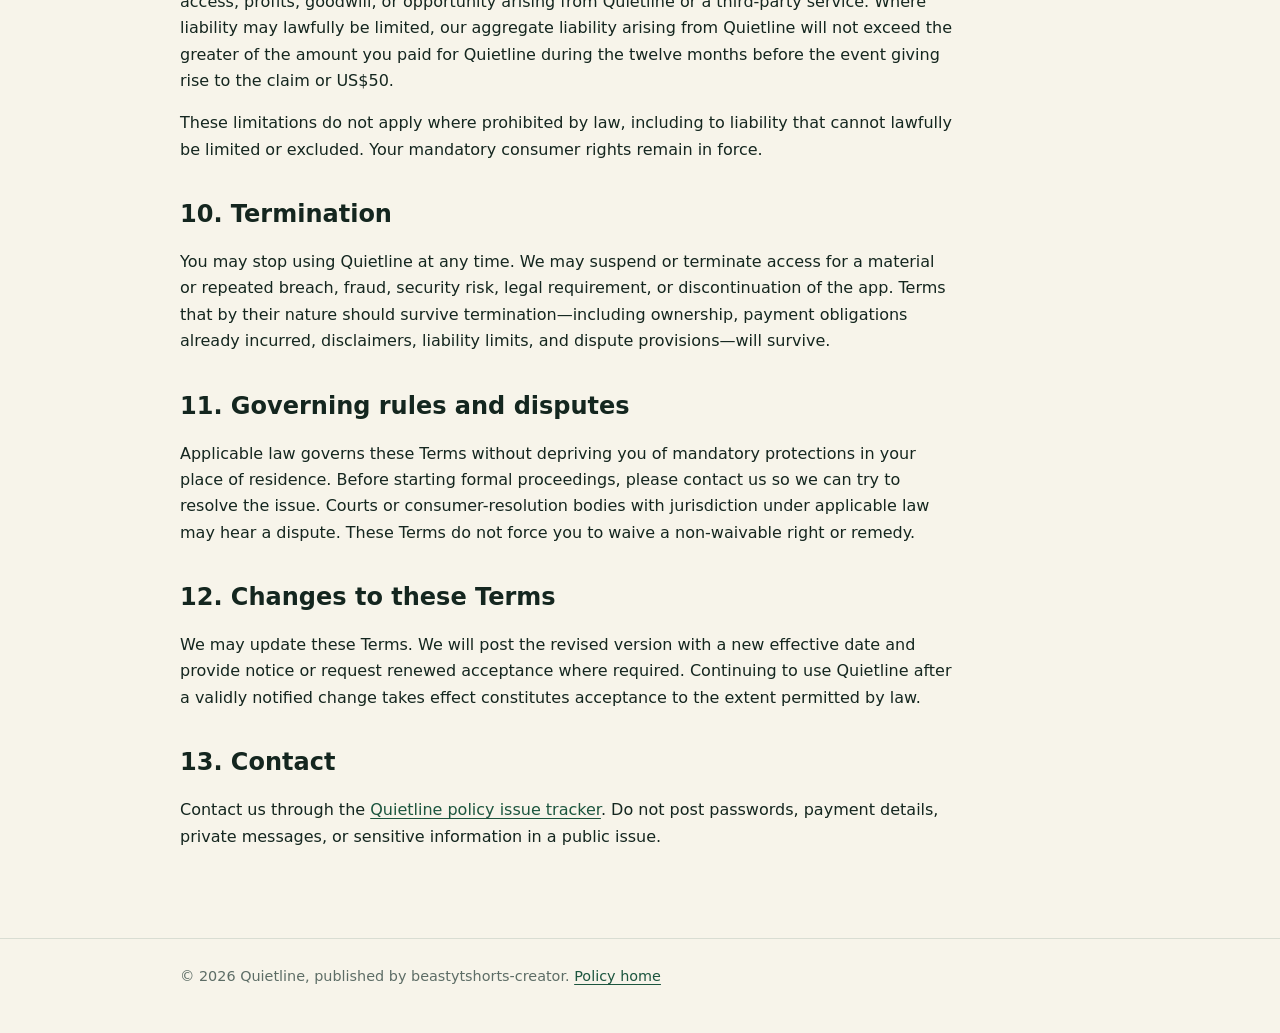
<file: terms.html>
<!doctype html>
<html lang="en">
<head>
  <meta charset="utf-8"><meta name="viewport" content="width=device-width, initial-scale=1">
  <meta name="description" content="Quietline Terms of Use."><title>Terms of Use — Quietline</title><link rel="stylesheet" href="styles.css">
</head>
<body>
  <header><div class="wrap topbar"><a class="brand" href="index.html">quietline</a><nav aria-label="Legal"><a href="privacy.html">Privacy</a><a href="terms.html">Terms</a><a href="support.html">Support</a></nav></div></header>
  <main class="wrap">
    <div class="eyebrow">Effective October 6, 2026</div><h1>Terms of Use</h1>
    <p class="lead">These Terms form an agreement between you and Quietline, published by beastytshorts-creator ("Quietline," "we," "us," or "our"), for your use of the Quietline Android app and related policy site.</p>
    <div class="notice"><strong>Independent app.</strong> Quietline is not affiliated with, endorsed by, sponsored by, or an official product of Instagram or Meta. Instagram is a third-party service, and your use of it remains governed by Meta's and Instagram's terms and policies.</div>

    <h2>1. Accepting these Terms</h2>
    <p>By installing, accessing, or using Quietline, you agree to these Terms and the <a href="privacy.html">Privacy Policy</a>. If you do not agree, do not use the app. You must be legally able to enter this agreement and meet the minimum age required to use Instagram in your country. If you use Quietline for an organization, you confirm that you have authority to bind it.</p>

    <h2>2. What Quietline does</h2>
    <p>Quietline displays Instagram's mobile website in an embedded web view and adds on-device navigation, filtering, timer, layout, and media-control features. Quietline does not provide the Instagram service, host Instagram content, or operate an Instagram account system. Instagram may change, limit, interrupt, or remove website functionality at any time, and those changes may affect Quietline.</p>

    <h2>3. License and restrictions</h2>
    <p>Subject to these Terms and any payment requirement, we grant you a limited, personal, revocable, non-exclusive, non-transferable license to install and use Quietline on devices you own or control as allowed by Google Play. You may not:</p>
    <ul>
      <li>copy, sell, sublicense, rent, or distribute Quietline except as permitted by law or an applicable open-source license;</li>
      <li>circumvent purchase checks, timers, access controls, security controls, or technical limits;</li>
      <li>use Quietline to break the law, infringe rights, access accounts without authorization, automate abuse, scrape data, distribute malware, or interfere with any service;</li>
      <li>misrepresent Quietline as an official Instagram or Meta product; or</li>
      <li>reverse engineer the app except to the extent that applicable law expressly permits it despite this restriction.</li>
    </ul>

    <h2>4. Instagram accounts and content</h2>
    <p>You are responsible for your Instagram account, credentials, communications, uploads, and compliance with Instagram's rules. Do not submit content through Quietline that is illegal, exploitative, fraudulent, threatening, hateful, privacy-invasive, infringing, sexually exploitative, or otherwise prohibited by the <a href="community-guidelines.html">Community Guidelines</a> or Instagram's policies.</p>
    <p>Quietline does not claim ownership of content you access or submit to Instagram. Any license you grant for that content is governed by your relationship with Instagram/Meta, not by Quietline. Reporting and blocking are handled using Instagram's in-service tools. We may limit or end access to Quietline when reasonably necessary to address abuse, legal obligations, security, or violations of these Terms.</p>

    <h2>5. Paid access, trial, and renewal</h2>
    <p>Paid access is sold and processed by Google Play. The app may offer:</p>
    <ul>
      <li><strong>Annual plan:</strong> a seven-day introductory trial for eligible users, followed by an automatically renewing yearly subscription. The intended US base price is US$20 per year. Google Play determines the localized price, tax treatment, trial eligibility, billing date, and the price displayed to you; the amount and terms shown in the Google Play purchase screen are authoritative.</li>
      <li><strong>Lifetime purchase:</strong> a one-time, non-consumable purchase with an intended US base price of US$50. Google Play determines and displays the authoritative localized price.</li>
    </ul>
    <p>A free trial is available only if Google Play shows you as eligible. Unless you cancel before the trial ends, the annual plan converts to the paid annual subscription shown at checkout and continues to renew until canceled. You authorize Google Play to charge your selected payment method. You can manage or cancel a subscription in Google Play. Cancellation stops future renewal and normally leaves access active until the end of the paid period; it does not ordinarily refund an already charged period.</p>
    <p>"Lifetime" means paid access to the then-current Quietline app for the useful life of the product, associated with the purchasing Google Play account. It is not a promise that Instagram, Google Play, any particular feature, device, integration, or the app itself will remain available forever. Mandatory consumer guarantees remain unaffected.</p>
    <p>Purchases may be restored only where Google Play confirms the entitlement for the applicable account. Prices, taxes, trial eligibility, and subscription terms may change with notice and any consent required by law or Google Play policy. See <a href="refund.html">Trials, Cancellation &amp; Refunds</a>.</p>

    <h2>6. Third-party services</h2>
    <p>Instagram/Meta, Google Play, Android, and external sites are third parties. We do not control and are not responsible for their availability, content, policies, security, decisions, or conduct. Quietline does not promise that Instagram will permit embedded sign-in or keep any page, selector, route, publishing option, messaging feature, or media format available. You must follow third-party terms that apply to you.</p>

    <h2>7. Updates and changes</h2>
    <p>We may update, add, limit, suspend, or discontinue app features to improve the app, respond to third-party changes, protect security, or comply with law. Some updates may be required for continued use. If a material change adversely affects paid access, any remedy will be provided as required by applicable law and Google Play policy.</p>

    <h2>8. Disclaimers</h2>
    <p>To the maximum extent permitted by law, Quietline is provided "as is" and "as available," without warranties of uninterrupted operation, compatibility, security, accuracy, fitness for a particular purpose, non-infringement, or availability of Instagram features. We do not guarantee that focus controls will prevent all navigation or that use of the app will achieve a particular health, productivity, financial, or personal result.</p>
    <p>Nothing in these Terms excludes warranties, remedies, or rights that cannot lawfully be excluded.</p>

    <h2>9. Limitation of liability</h2>
    <p>To the maximum extent permitted by law, Quietline and its publisher will not be liable for indirect, incidental, special, consequential, exemplary, or punitive loss, or loss of data, account access, profits, goodwill, or opportunity arising from Quietline or a third-party service. Where liability may lawfully be limited, our aggregate liability arising from Quietline will not exceed the greater of the amount you paid for Quietline during the twelve months before the event giving rise to the claim or US$50.</p>
    <p>These limitations do not apply where prohibited by law, including to liability that cannot lawfully be limited or excluded. Your mandatory consumer rights remain in force.</p>

    <h2>10. Termination</h2>
    <p>You may stop using Quietline at any time. We may suspend or terminate access for a material or repeated breach, fraud, security risk, legal requirement, or discontinuation of the app. Terms that by their nature should survive termination—including ownership, payment obligations already incurred, disclaimers, liability limits, and dispute provisions—will survive.</p>

    <h2>11. Governing rules and disputes</h2>
    <p>Applicable law governs these Terms without depriving you of mandatory protections in your place of residence. Before starting formal proceedings, please contact us so we can try to resolve the issue. Courts or consumer-resolution bodies with jurisdiction under applicable law may hear a dispute. These Terms do not force you to waive a non-waivable right or remedy.</p>

    <h2>12. Changes to these Terms</h2>
    <p>We may update these Terms. We will post the revised version with a new effective date and provide notice or request renewed acceptance where required. Continuing to use Quietline after a validly notified change takes effect constitutes acceptance to the extent permitted by law.</p>

    <h2>13. Contact</h2>
    <p>Contact us through the <a href="https://github.com/beastytshorts-creator/quietline-legal/issues" rel="noopener noreferrer">Quietline policy issue tracker</a>. Do not post passwords, payment details, private messages, or sensitive information in a public issue.</p>
  </main>
  <footer><div class="wrap">© 2026 Quietline, published by beastytshorts-creator. <a href="index.html">Policy home</a></div></footer>
</body>
</html>
</file>
<file: styles.css>
:root {
  color-scheme: light;
  --ink: #14261f;
  --muted: #5d6d66;
  --paper: #f7f4ea;
  --card: #fffdf7;
  --accent: #d9f29d;
  --accent-dark: #1c553e;
  --line: #d9ddd3;
  font-family: Inter, ui-sans-serif, system-ui, -apple-system, BlinkMacSystemFont, "Segoe UI", sans-serif;
}

* { box-sizing: border-box; }

body {
  margin: 0;
  background: var(--paper);
  color: var(--ink);
  line-height: 1.65;
}

a { color: var(--accent-dark); text-underline-offset: 0.18em; }
a:hover { text-decoration-thickness: 2px; }

.wrap { width: min(920px, calc(100% - 32px)); margin: 0 auto; }

header {
  border-bottom: 1px solid var(--line);
  background: rgba(255, 253, 247, 0.95);
}

.topbar {
  display: flex;
  align-items: center;
  justify-content: space-between;
  gap: 20px;
  padding: 20px 0;
}

.brand { color: var(--ink); font-size: 1.25rem; font-weight: 800; text-decoration: none; }
nav { display: flex; flex-wrap: wrap; gap: 10px 18px; }
nav a { font-size: 0.94rem; font-weight: 650; text-decoration: none; }

main { padding: 54px 0 72px; }
.hero { max-width: 760px; margin-bottom: 32px; }
.eyebrow { color: var(--accent-dark); font-size: 0.82rem; font-weight: 800; letter-spacing: 0.08em; text-transform: uppercase; }
h1 { margin: 8px 0 16px; font-size: clamp(2rem, 6vw, 3.45rem); line-height: 1.08; letter-spacing: -0.035em; }
h2 { margin-top: 36px; line-height: 1.25; }
h3 { margin-top: 28px; line-height: 1.3; }
p, li { max-width: 76ch; }
.lead { color: var(--muted); font-size: 1.14rem; }
.meta { color: var(--muted); font-size: 0.93rem; }

.notice, .card {
  border: 1px solid var(--line);
  border-radius: 18px;
  background: var(--card);
  padding: 20px 22px;
}
.notice { border-left: 5px solid var(--accent-dark); }
.grid { display: grid; grid-template-columns: repeat(auto-fit, minmax(240px, 1fr)); gap: 16px; }
.card h2, .card h3 { margin-top: 0; }
.card p:last-child { margin-bottom: 0; }
ul, ol { padding-left: 1.35rem; }
li + li { margin-top: 0.55rem; }

footer {
  border-top: 1px solid var(--line);
  color: var(--muted);
  font-size: 0.9rem;
  padding: 26px 0 44px;
}

@media (max-width: 700px) {
  .topbar { align-items: flex-start; flex-direction: column; }
  main { padding-top: 36px; }
}
</file>
